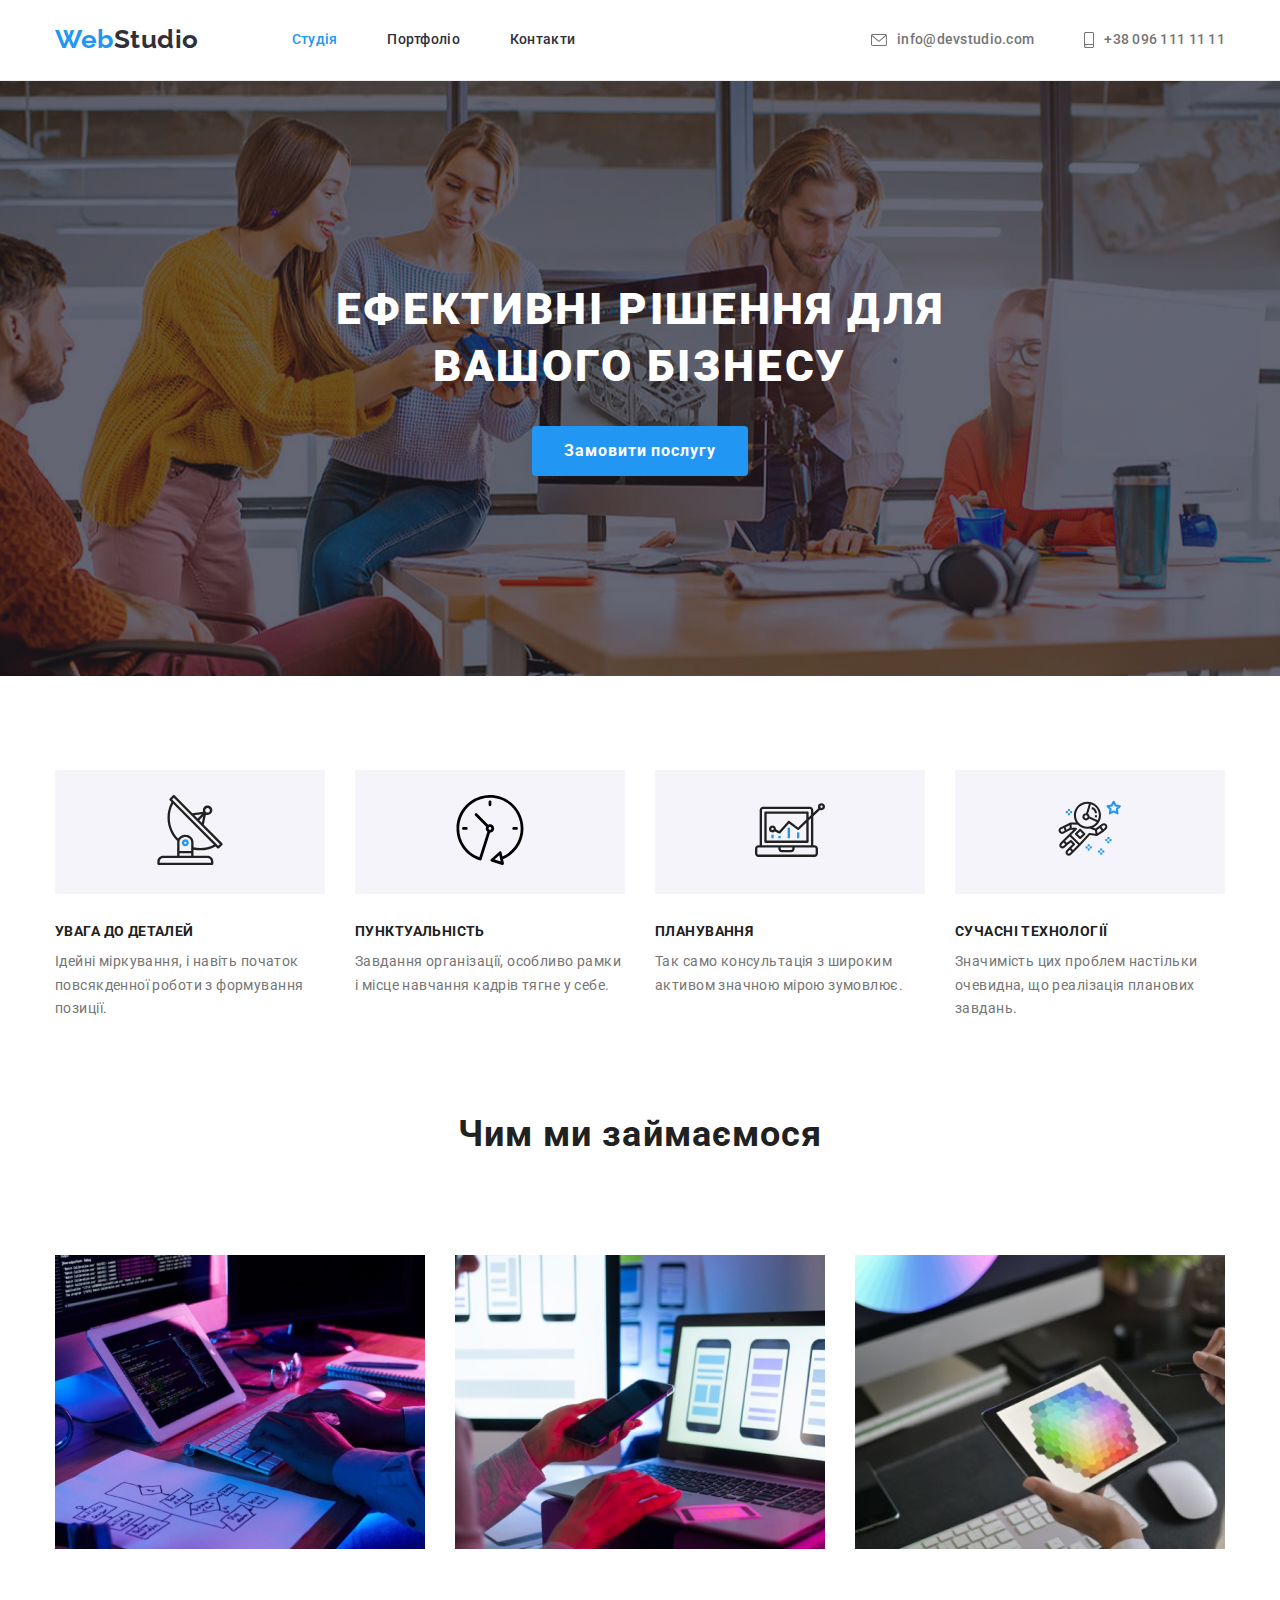
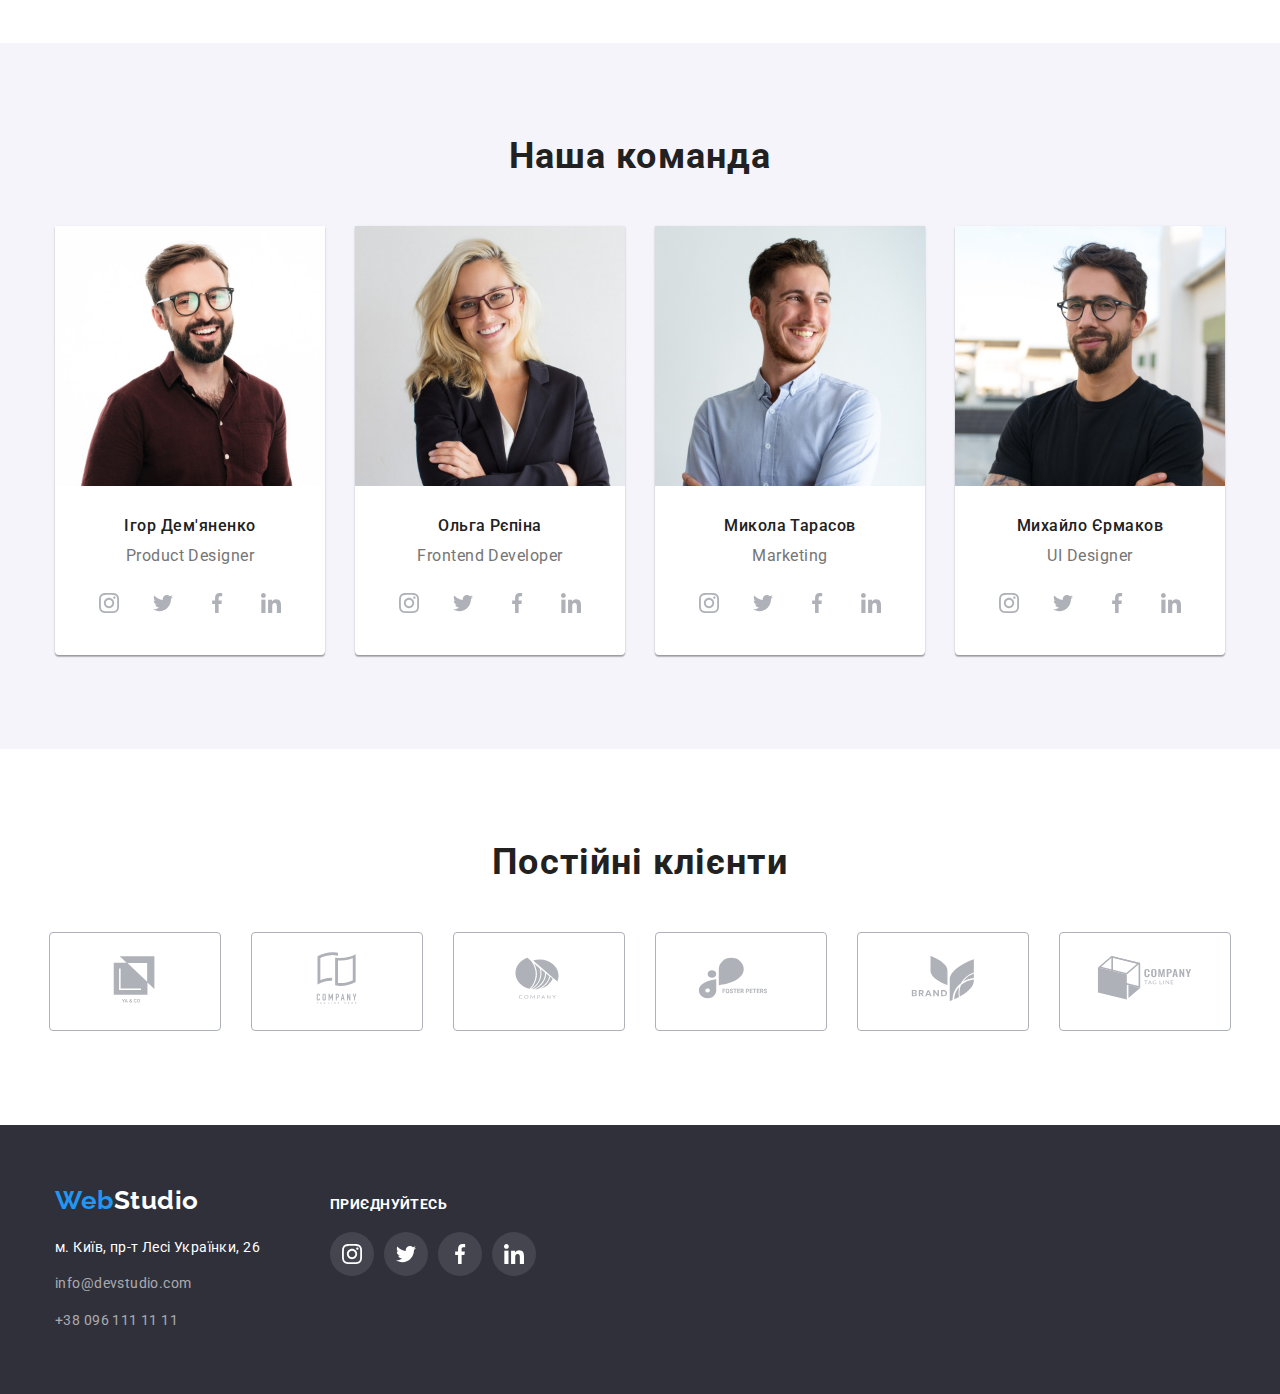
<file: index.html>
<!DOCTYPE html>
<html lang="en">
<head>
    <meta charset="UTF-8">
    <meta http-equiv="X-UA-Compatible" content="IE=edge">
    <meta name="viewport" content="width=device-width, initial-scale=1.0">

    <link href="https://fonts.googleapis.com/css2?family=Raleway:wght@700&family=Roboto:wght@400;500;700;900&display=swap"
        rel="stylesheet">
    <title>Document</title>
    <link rel="stylesheet" href="https://cdn.jsdelivr.net/npm/modern-normalize@1.1.0/modern-normalize.min.css">
    <link rel="stylesheet" href="./css/styles.css">

    <!-- header -->
<body>
    <header class="header">
        <div class="container page-header-container">
        <nav class="page-navigation">
            <!-- Логотип -->
            <a href="./index.html" class = "logo"><span class="logo-web">Web</span>Studio</a>

            <!-- Меню -->
                <ul class = "menu list">
                    <li class="menu-item"><a href="./index.html" class = "menu-link-studio link">Студія</a></li>
                    <li class="menu-item"><a href="./portfolio.html" class = "menu-link link">Портфоліо</a></li>
                    <li class="menu-item"><a href="" class = "menu-link link">Контакти</a></li>
                </ul>
        </nav>
        
            <a href="mailto:info@devstudio.com" class="mail">
                <svg class="mail-icon" width="16" height="12">
                    <use href="./images/sprite.svg#icon-mail">
                </use></svg>
                info@devstudio.com</a>

            <a href="tell:+380961111111" class="phone" >
                <svg class="phone-icon" width="10" height="16">
                    <use href="./images/sprite.svg#icon-smartphone">
                    </use></svg>
                    +38 096 111 11 11</a></div>

    </header>



    <main> 
            <!--SOLUTION-->
        
        <section class="solution">
            <div class="container">
            <div class="container-title"><h1 class ="solution-title">Ефективні рішення для вашого бізнесу</h1></div>
            <div class="solution-div-btn"><button type="button" class="solution-btn">Замовити послугу</button></div></div>
        </section>
       

            <!--Преимущества-->
        <section class="advantage section-padding">
            <div class="container">
            <h2 class="advantage-title visually-hidden">Преимущества</h2>
            <ul class="advantage-item-ul">
                <li class="advantage-item">
                    <div class="advantage-div">
                        <svg width="70"height="70">
                            <use href="./images/sprite.svg#icon-antenna"></use></svg>
                    </div>
                    <h3 class="advantage-item-title">УВАГА ДО ДЕТАЛЕЙ</h3>
                    <p class="advantage-item-description">Ідейні міркування, і навіть початок повсякденної роботи з формування позиції.</p>
                </li>
                <li class="advantage-item">
                    <div class="advantage-div">
                        <svg width="70" height="70">
                            <use href="./images/sprite.svg#icon-clock"></use>
                        </svg>
                    </div>
                    <h3 class="advantage-item-title">ПУНКТУАЛЬНІСТЬ</h3>
                    <p class="advantage-item-description">Завдання організації, особливо рамки і місце навчання кадрів тягне у себе.</p></li>
                <li class="advantage-item">
                    <div class="advantage-div">
                        <svg width="70" height="70">
                            <use href="./images/sprite.svg#icon-diagram"></use>
                        </svg>
                    </div>
                    <h3 class="advantage-item-title">ПЛАНУВАННЯ</h3>
                         <p class="advantage-item-description">Так само консультація з широким активом значною мірою зумовлює.</p></li>
                <li class="advantage-item">      
                    <div class="advantage-div">
                        <svg width="70" height="70">
                            <use href="./images/sprite.svg#icon-astronaut"></use>
                        </svg>
                    </div>
                    <h3 class="advantage-item-title">СУЧАСНІ ТЕХНОЛОГІЇ</h3>
                <p class="advantage-item-description">Значимість цих проблем настільки очевидна, що реалізація планових завдань.</p>
                 </li>
            </ul>
            </div>
        </section>
                    
                <!--section occasions-->
        <section class="occasions section-padding">
            <div class="container">
            <h2 class="occasions-title">Чим ми займаємося</h2>
                 <ul class="occasions-list">
                     <li>
                         <img src="./images/box1.jpg" alt="Programmer writes programs" width="370"/>
                     </li>
                     <li>
                         <img src="./images/box2.jpg" alt="The designer creates a responsive layout" width="370"/>
                     </li>
                     <li>
                         <img src="./images/box3.jpg" alt="The designer selects the color palette" width="370"/>
                     </li>
                 </ul>
                 </div>
        </section>
            


            <!--section team-->
        <section class="team section-padding ">
            <div class="container">
            <h2 class="team-title">Наша команда</h2>
                <ul class="team-list">
                    <li class="team-item">
                        <img src="./images/human_1.jpg" alt="man" width="270"/>
                        <div class="team-item-description"><h3 class="team-member">Ігор Дем'яненко</h3>
                        <p class="team-member-name">Product Designer</p>

                        <ul class="social-list list">
                            <li class="social-list-item">
                            <a href="" class="social-list-link">
                                <svg width="20" height="20" class="social-list-icon">
                                    <use href="./images/sprite.svg#icon-instagram"></use>
                                </svg></a>
                            </li>
                            <li class="social-list-item">
                            <a href="" class="social-list-link">
                                <svg width="20" height="20" class="social-list-icon">
                                    <use href="./images/sprite.svg#icon-twitter"></use>
                                </svg></a>
                            </li>
                            <li class="social-list-item">
                            <a href="" class="social-list-link">
                                <svg width="20" height="20" class="social-list-icon">
                                    <use href="./images/sprite.svg#icon-facebook"></use>
                                </svg></a>
                            </li>
                            <li class="social-list-item">
                            <a href="" class="social-list-link">
                                <svg width="20" height="20" class="social-list-icon">
                                    <use href="./images/sprite.svg#icon-linkedin"></use>
                                </svg></a>
                            </li>
                        </ul> 

                    </div>
                    </li>
                    <li class="team-item">
                        <img src="./images/human_2.jpg" alt="woman" width="270" />
                       <div class="team-item-description"> <h3 class="team-member">Ольга Рєпіна</h3>
                        <p class="team-member-name" >Frontend Developer</p>
                            <ul class="social-list list">
                                <li class="social-list-item">
                                    <a href="" class="social-list-link">
                                        <svg width="20" height="20" class="social-list-icon">
                                            <use href="./images/sprite.svg#icon-instagram"></use>
                                        </svg></a>
                                </li>
                                <li class="social-list-item">
                                    <a href="" class="social-list-link">
                                        <svg width="20" height="20" class="social-list-icon">
                                            <use href="./images/sprite.svg#icon-twitter"></use>
                                        </svg></a>
                                </li>
                                <li class="social-list-item">
                                    <a href="" class="social-list-link">
                                        <svg width="20" height="20" class="social-list-icon">
                                            <use href="./images/sprite.svg#icon-facebook"></use>
                                        </svg></a>
                                </li>
                                <li class="social-list-item">
                                    <a href="" class="social-list-link">
                                        <svg width="20" height="20" class="social-list-icon">
                                            <use href="./images/sprite.svg#icon-linkedin"></use>
                                        </svg></a>
                                </li>
                            </ul>
                        </div>
                    </li>
                    <li class="team-item">
                        <img src="./images/human_3.jpg" alt="man" width="270" />
                        <div class="team-item-description"><h3 class="team-member">Микола Тарасов</h3>
                        <p class="team-member-name">Marketing</p>
                                <ul class="social-list list">
                                    <li class="social-list-item">
                                        <a href="" class="social-list-link">
                                            <svg width="20" height="20" class="social-list-icon">
                                                <use href="./images/sprite.svg#icon-instagram"></use>
                                            </svg></a>
                                    </li>
                                    <li class="social-list-item">
                                        <a href="" class="social-list-link">
                                            <svg width="20" height="20" class="social-list-icon">
                                                <use href="./images/sprite.svg#icon-twitter"></use>
                                            </svg></a>
                                    </li>
                                    <li class="social-list-item">
                                        <a href="" class="social-list-link">
                                            <svg width="20" height="20" class="social-list-icon">
                                                <use href="./images/sprite.svg#icon-facebook"></use>
                                            </svg></a>
                                    </li>
                                    <li class="social-list-item">
                                        <a href="" class="social-list-link">
                                            <svg width="20" height="20" class="social-list-icon">
                                                <use href="./images/sprite.svg#icon-linkedin"></use>
                                            </svg></a>
                                    </li>
                                </ul>
                         </div>
                    </li>
                    <li class="team-item">
                        <img src="./images/human_4.jpg" alt="man" width="270" />
                        <div class="team-item-description"><h3 class="team-member">Михайло Єрмаков</h3>
                        <p class="team-member-name">UI Designer</p>
                            <ul class="social-list list">
                                <li class="social-list-item">
                                    <a href="" class="social-list-link">
                                        <svg width="20" height="20" class="social-list-icon">
                                            <use href="./images/sprite.svg#icon-instagram"></use>
                                        </svg></a>
                                </li>
                                <li class="social-list-item">
                                    <a href="" class="social-list-link">
                                        <svg width="20" height="20" class="social-list-icon">
                                            <use href="./images/sprite.svg#icon-twitter"></use>
                                        </svg></a>
                                </li>
                                <li class="social-list-item">
                                    <a href="" class="social-list-link">
                                        <svg width="20" height="20" class="social-list-icon">
                                            <use href="./images/sprite.svg#icon-facebook"></use>
                                        </svg></a>
                                </li>
                                <li class="social-list-item">
                                    <a href="" class="social-list-link">
                                        <svg width="20" height="20" class="social-list-icon">
                                            <use href="./images/sprite.svg#icon-linkedin"></use>
                                        </svg></a>
                                </li>
                            </ul>
                        </div>
                    </li>
                </ul>
                </div>
        </section>


    <!--CLIENTS-->   
        <section class="clients section-padding ">
            <div class="container">
                <h2>Постійні клієнти</h2>
                <ul class="clients-list">
                    <li class="clients-company">
                        <a href="" class="clients-item">
                            <svg width="106" height="60" class="social-list-icon">
                            <use href="./images/sprite.svg#icon-logo1"></use>
                            </svg>
                        </a></li>
                    <li class="clients-company"> 
                        <a href="" class="clients-item">
                            <svg width="106" height="60" class="social-list-icon">
                                <use href="./images/sprite.svg#icon-logo2"></use>
                            </svg>
                        </a>
                    </li>
                    <li class="clients-company">
                        <a href="" class="clients-item">
                            <svg width="106" height="60" class="social-list-icon">
                                <use href="./images/sprite.svg#icon-logo3"></use>
                            </svg>
                        </a> </li>
                    <li class="clients-company">
                        <a href="" class="clients-item">
                            <svg width="106" height="60" class="social-list-icon">
                                <use href="./images/sprite.svg#icon-logo4"></use>
                            </svg>
                        </a> </li>
                    <li class="clients-company">
                        <a href="" class="clients-item">
                            <svg width="106" height="60" class="social-list-icon">
                                <use href="./images/sprite.svg#icon-logo5"></use>
                            </svg>
                        </a> </li>
                    <li class="clients-company"> 
                        <a href="" class="clients-item">
                            <svg width="106" height="60" class="social-list-icon">
                                <use href="./images/sprite.svg#icon-logo6"></use>
                            </svg>
                        </a>
                    </li>
                </ul>
            
            </div>
        </section>



    </main>


    <!--footer-->
    <footer class="footer">
        <div class="container footer-container">
            <div class="">
        <a href="./index.html" class="logo"><span class="logo-web">Web</span>Studio</a>
        <address class="footer-adress">
            <a href="" class="adress">м. Київ, пр-т Лесі Українки, 26</a>
            <ul>
                <li class="footer-item"><a href="mailto:info@devstudio.com" class="mail">info@devstudio.com</a></li>
                <li class="footer-item"><a href="tell:+380961111111" class="phone">+38 096 111 11 11</a></li>
            </ul>
        </address>
        </div>

        <div  class="connect-link">
            <p class="connect-us">приєднуйтесь</p>
                <ul class="social-list list">
                    <li class="social-list-item">
                        <a href="" class="social-list-link-footer">
                            <svg width="20" height="20" class="social-list-icon-footer">
                                <use href="./images/sprite.svg#icon-instagram"></use>
                            </svg></a>
                    </li>
                    <li class="social-list-item">
                        <a href="" class="social-list-link-footer">
                            <svg width="20" height="20" class="social-list-icon-footer">
                                <use href="./images/sprite.svg#icon-twitter"></use>
                            </svg></a>
                    </li>
                    <li class="social-list-item">
                        <a href="" class="social-list-link-footer">
                            <svg width="20" height="20" class="social-list-icon-footer">
                                <use href="./images/sprite.svg#icon-facebook"></use>
                            </svg></a>
                    </li>
                    <li class="social-list-item">
                        <a href="" class="social-list-link-footer">
                            <svg width="20" height="20" class="social-list-icon-footer">
                                <use href="./images/sprite.svg#icon-linkedin"></use>
                            </svg></a>
                    </li>
                </ul>
        </div>
        </div>
    </footer>


</body>
</html>
</file>
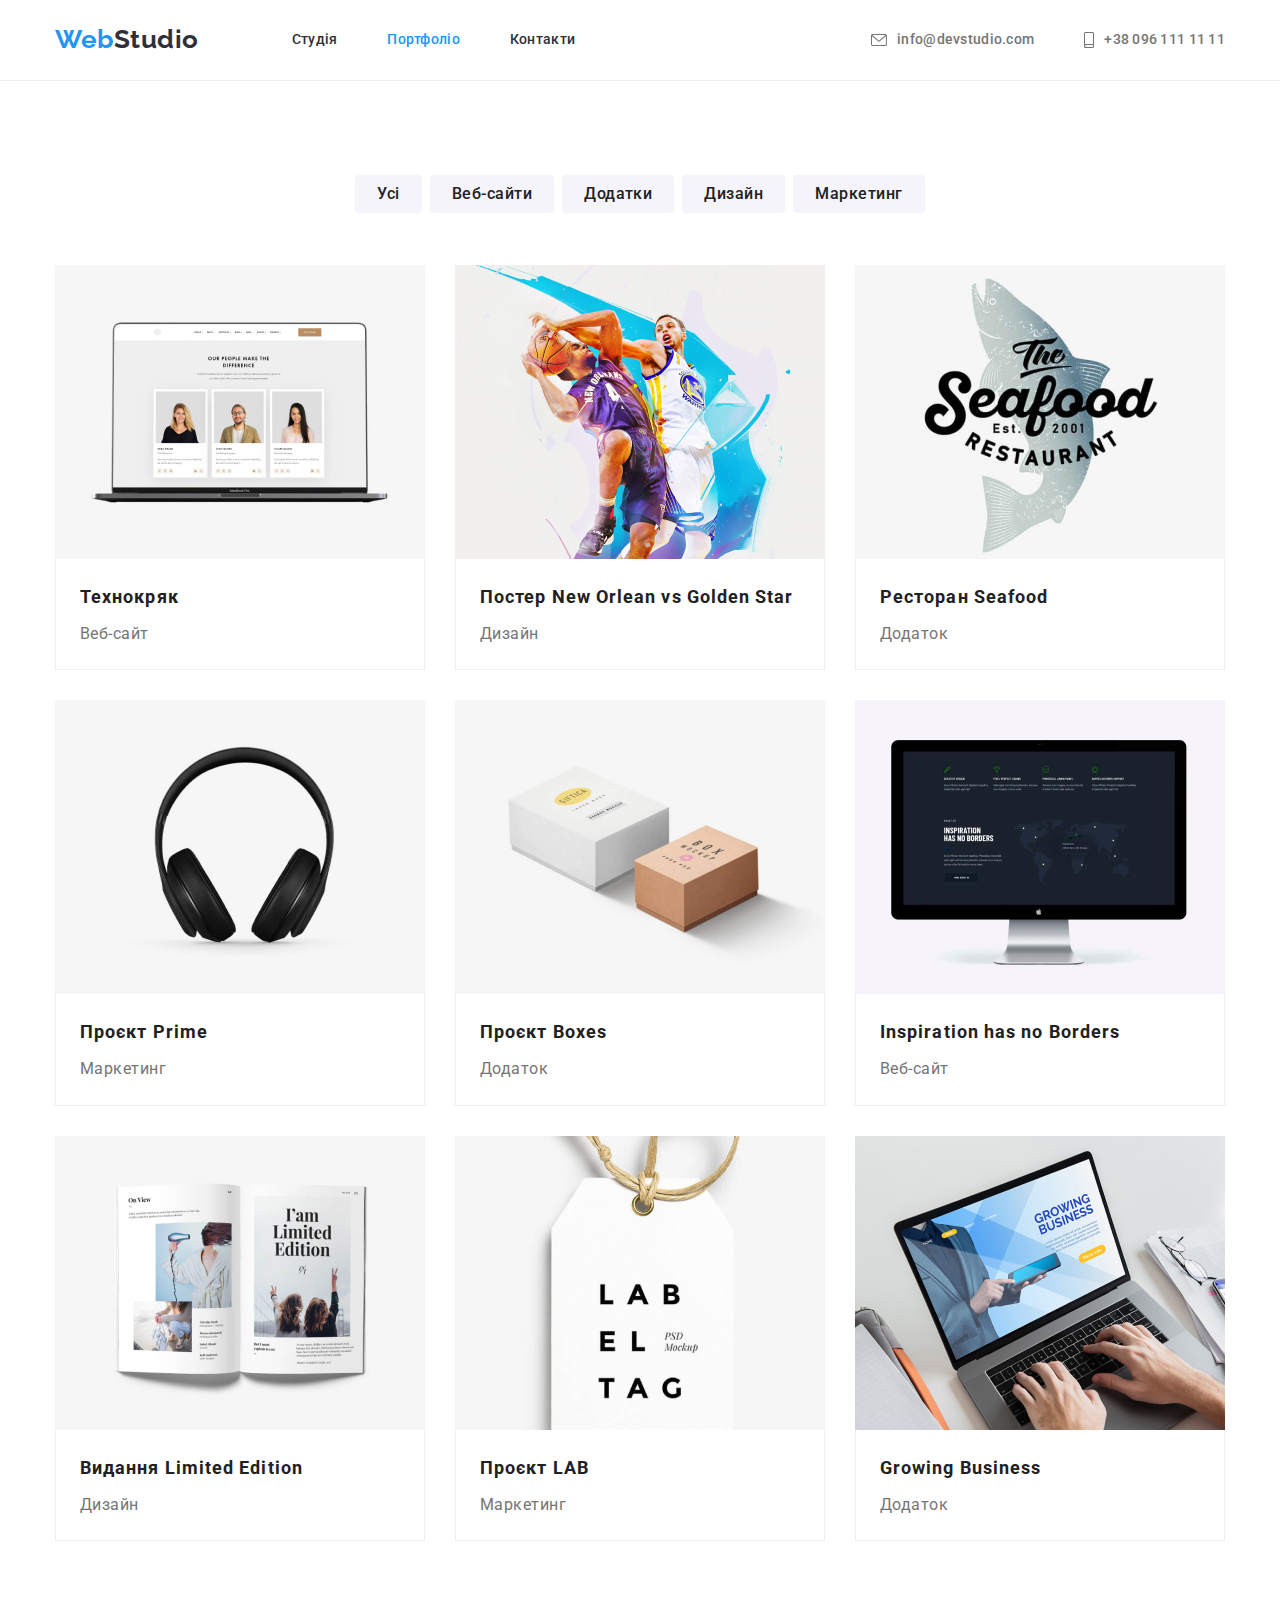
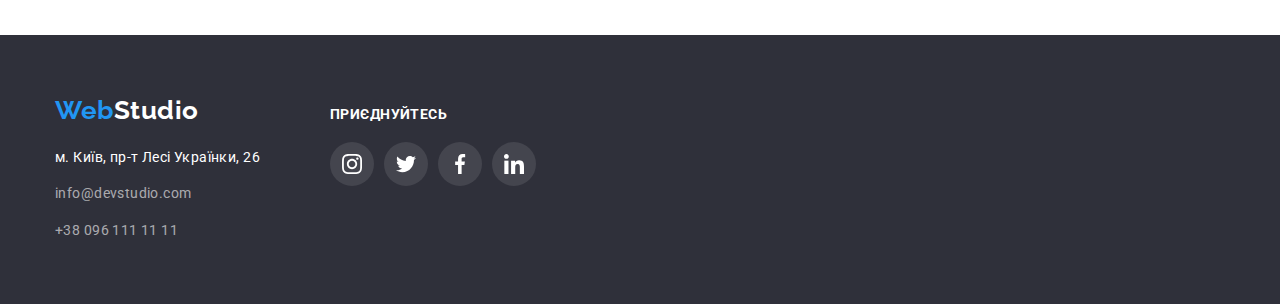
<file: portfolio.html>
<!DOCTYPE html>
<html lang="en">
<head>
    <meta charset="UTF-8">
    <meta http-equiv="X-UA-Compatible" content="IE=edge">
    <meta name="viewport" content="width=device-width, initial-scale=1.0">

    <link href="https://fonts.googleapis.com/css2?family=Raleway:wght@700&family=Roboto:wght@400;500;700;900&display=swap"
        rel="stylesheet">
    <link rel="stylesheet" href="https://cdn.jsdelivr.net/npm/modern-normalize@1.1.0/modern-normalize.min.css">
    <link rel="stylesheet" href="./css/styles.css">
    <title>Document</title>
</head>


<body>
    <header class="header">
        <div class="container page-header-container">
            <nav class="page-navigation">
                <!-- Логотип -->
                <a href="./index.html" class="logo"><span class="logo-web">Web</span>Studio</a>
    
                <!-- Меню -->
                <ul class="menu list">
                    <li class="menu-item"><a href="./index.html" class="menu-link link">Студія</a></li>
                    <li class="menu-item"><a href="./portfolio.html" class="menu-link-portfolio link">Портфоліо</a></li>
                    <li class="menu-item"><a href="" class="menu-link link">Контакти</a></li>
                </ul>
            </nav>
    
            <a href="mailto:info@devstudio.com" class="mail">
                <svg class="mail-icon" width="16" height="12">
                    <use href="./images/sprite.svg#icon-mail">
                    </use>
                </svg>
                info@devstudio.com</a>
            
            <a href="tell:+380961111111" class="phone">
                <svg class="phone-icon" width="10" height="16">
                    <use href="./images/sprite.svg#icon-smartphone">
                    </use>
                </svg>
                +38 096 111 11 11</a></div>
    </header>
    
    
<main>

    <!--portfolio-->
    <section class="portfolio section-padding">
        <div class="container portfolio-padding">
        <h1 class="portfolio-title visually-hidden">Портфолио</h1>
         <ul class="portfolio-list">
             <li><button type="button" class="portfolio-btn">Усі</button></li>
             <li><button type="button" class="portfolio-btn">Веб-сайти</button></li>
             <li><button type="button" class="portfolio-btn">Додатки</button></li>
             <li><button type="button" class="portfolio-btn">Дизайн</button></li>
             <li><button type="button" class="portfolio-btn">Маркетинг</button></li>
         </ul>
         <ul class="portfolio-works">
            <li class="portfolio-item"><a href="" class="portfolio-link"><img src="./images/gal_computer.jpg " alt = "Laptop" width="370">
                <div class="portfolio-div"><h2 class="portfolio-title">Технокряк</h2><p class="portfolio-description">Веб-сайт</p></a></div></li>
            <li class="portfolio-item"><a href="" class="portfolio-link"><img src="./images/gal_sport.jpg" alt = "Basketball game" width="370">
                <div class="portfolio-div"><h2 class="portfolio-title">Постер New Orlean vs Golden Star</h2><p class="portfolio-description">Дизайн</p></a></div></li>
            <li class="portfolio-item"><a href="" class="portfolio-link"><img src="./images/gal_seafood.jpg " alt = "Fish and title" width="370">
                <div class="portfolio-div"><h2 class="portfolio-title">Ресторан Seafood</h2><p class="portfolio-description">Додаток</p></a></div></li>
            <li class="portfolio-item"><a href="" class="portfolio-link"><img src="./images/gal_headphones.jpg" alt = "Headphones" width="370">
                <div class="portfolio-div"><h2 class="portfolio-title">Проєкт Prime</h2><p class="portfolio-description">Маркетинг</p></a></div></li>
            <li class="portfolio-item"><a href="" class="portfolio-link"><img src="./images/gal_leaflets.jpg" alt = "Prints" width="370">
                <div class="portfolio-div"><h2 class="portfolio-title">Проєкт Boxes</h2><p class="portfolio-description">Додаток</p></a></div></li>
            <li class="portfolio-item"><a href="" class="portfolio-link"><img src="./images/gal_computer_1.jpg" alt = "Open source computer" width="370">
                <div class="portfolio-div"><h2 class="portfolio-title">Inspiration has no Borders</h2><p class="portfolio-description">Веб-сайт</p></a></div></li>
            <li class="portfolio-item"><a href="" class="portfolio-link"><img src="./images/gal_magazine.jpg" alt = "Open magazine with pictures" width="370">
                <div class="portfolio-div"><h2 class="portfolio-title">Видання Limited Edition</h2><p class="portfolio-description">Дизайн</p></a></div></li>
            <li class="portfolio-item"><a href="" class="portfolio-link"><img src="./images/gal_tag.jpg" alt = "Labels with the inscription" width="370">
                <div class="portfolio-div"><h2 class="portfolio-title">Проєкт LAB</h2><p class="portfolio-description">Маркетинг</p></a></div></li>
            <li class="portfolio-item"><a href="" class="portfolio-link"><img src="./images/gal_print.jpg" alt = "Man typing on a laptop" width="370">
                <div class="portfolio-div"><h2 class="portfolio-title">Growing Business</h2><p class="portfolio-description">Додаток</p></a></div></li>
         </ul>
         </div> 
    </section>
</main>

    <!--footer-->
    <footer class="footer">
        <div class="container footer-container">
            <div class="">
                <a href="./index.html" class="logo"><span class="logo-web">Web</span>Studio</a>
                <address class="footer-adress">
                    <a href="" class="adress">м. Київ, пр-т Лесі Українки, 26</a>
                    <ul>
                        <li class="footer-item"><a href="mailto:info@devstudio.com" class="mail">info@devstudio.com</a></li>
                        <li class="footer-item"><a href="tell:+380961111111" class="phone">+38 096 111 11 11</a></li>
                    </ul>
                </address>
            </div>
    
            <div class="connect-link">
                <p class="connect-us">приєднуйтесь</p>
                <ul class="social-list list">
                    <li class="social-list-item">
                        <a href="" class="social-list-link-footer">
                            <svg width="20" height="20" class="social-list-icon-footer">
                                <use href="./images/sprite.svg#icon-instagram"></use>
                            </svg></a>
                    </li>
                    <li class="social-list-item">
                        <a href="" class="social-list-link-footer">
                            <svg width="20" height="20" class="social-list-icon-footer">
                                <use href="./images/sprite.svg#icon-twitter"></use>
                            </svg></a>
                    </li>
                    <li class="social-list-item">
                        <a href="" class="social-list-link-footer">
                            <svg width="20" height="20" class="social-list-icon-footer">
                                <use href="./images/sprite.svg#icon-facebook"></use>
                            </svg></a>
                    </li>
                    <li class="social-list-item">
                        <a href="" class="social-list-link-footer">
                            <svg width="20" height="20" class="social-list-icon-footer">
                                <use href="./images/sprite.svg#icon-linkedin"></use>
                            </svg></a>
                    </li>
                </ul>
            </div>
        </div>
    </footer>

</body>
</html>
</file>
<file: css/styles.css>
/* основной цвет текста = #212121;  */
/* вторичный цвет текста = #757575;  */

/* акцент = #2196F3; */
/* цвет секций = #2F303A;  */
/* цвет секций_2 = #ECECEC;  */

/* белый = #FFFFFF;  */



:root{
    --primary-text-color:#212121;
    --second-text-color:#757575;
    --accent-color:#2196F3;
    --section-color-1:#2F303A;
    --section-color-2:#ECECEC;


}

.visually-hidden {
    position: absolute;
    width: 1px;
    height: 1px;
    margin: -1px;
    border: 0;
    padding: 0;
    white-space: nowrap;
    clip-path: inset(100%);
    clip: rect(0 0 0 0);
    overflow: hidden;
}


h1,
h2,
h3,
h4,
h5,
h6,
p {
    margin-top: 0;
    margin-bottom: 0;
}

li {
    list-style-type: none;
}


ul,
ol {
    margin-top: 0;
    margin-bottom: 0;
    padding-left: 0;
}

img {
    display: block;
}

.list {
    list-style: none;
}

.link {
    text-decoration: none;
}

button {
    cursor: pointer;
    border-radius: 4px;
    font-family: inherit;
}

button:hover, button:focus{  
    font-family: inherit;
}


body{
    background-color: #FFFFFF;
    color: #212121;
    font-family: Roboto, sans-serif;      
}

h1 {
    color: #FFFFFF;
    font-weight: 900;
    font-size: 44px;
    line-height: 1.3;
    text-align: center;
    text-transform: uppercase;
    letter-spacing: 0.06em;

}

h2 {
    color: var(--primary-text-color);
    font-weight: 700;
    font-size: 36px;
    line-height: 1.1;
    text-align: center;
    letter-spacing: 0.03em;
    margin-bottom: 50px;
}

.container {
    width: 1200px;
    padding-left: 15px;
    padding-right: 15px;
    margin-left: auto;
    margin-right: auto;
}

.visually-hidden {
    position: absolute;
    width: 1px;
    height: 1px;
    margin: -1px;
    border: 0;
    padding: 0;
    white-space: nowrap;
    clip-path: inset(100%);
    clip: rect(0 0 0 0);
    overflow: hidden;
}

.section-padding {
    padding-top: 94px;
    padding-bottom: 94px;
}
/* ==================== COMPONENTS ==================== */

/* ==================== COMPONENTS ==================== */



/* ==================== HEADER ==================== */
.header{
    padding-top: 24px;
    padding-bottom: 25px;
    border-bottom: 1px solid #ECECEC;
}

.page-header-container{
    display:flex;
    align-items: center;
}

.page-navigation{
    display:flex;
    align-items: center;
    column-gap: 93px;
}

.menu{
    display: flex;
    column-gap: 50px;
}

.logo{
    color: var(--section-color-1);
    font-family: Raleway, sans-serif;
    font-weight:700;
    font-size: 26px;
    line-height: 1.2;
    text-decoration: none;
    letter-spacing: 0.02em;
    
}
.logo-web{
     color: var(--accent-color);
}

.menu-link{
    color: var(--section-color-1);
    text-decoration: none;
    font-weight: 500;
    font-size: 14px;
    line-height:1.1;
    letter-spacing: 0.02em;
}
.menu-link :hover, .mail:hover, .phone:hover, .menu-link:focus, .mail:focus,
.phone:focus, .footer .mail:hover, .footer .mail:focus,  .footer .phone:hover,
.footer .phone:focus{
    color: var(--accent-color);
}


.menu-link-studio, .menu-link-portfolio, .menu-link-contact{
    color: var(--accent-color);
    font-weight: 500;
    font-size: 14px;
    line-height: 1.1;
    letter-spacing: 0.02em;
    }

.mail, .phone{
    color: var(--second-text-color);
    font-weight: 500;
    font-size: 14px;
    line-height: 1.1;
    letter-spacing: 0.02em;
    text-decoration: none;
    display: flex;
    align-items: center;
   
}
.mail{
    margin-left: auto;
    margin-right: 50px;
}

.mail-icon{ 
margin-right: 10px;
fill:#757575
}

.phone-icon {
    margin-right: 10px;
    fill: #757575
}

.mail:focus .mail-icon,
.mail:hover .mail-icon{
fill: var(--accent-color);
}

.phone:focus .phone-icon,
.phone:hover .phone-icon {
    fill: var(--accent-color);
}

/* ==================== /HEADER ==================== */

/* ==================== SOLUTION ==================== */
.solution{
    background-image: linear-gradient( rgba(47, 48, 58, 0.4), rgba(47, 48, 58, 0.4)), url('../images/title.jpg');
    background-size: 1600рх;
    background-color: var(--primary-text-color);
    background-repeat: no-repeat;
    background-position: center;
    padding-top: 200px;
    padding-bottom:200px ;
    
}

.container-title{
    display: flex;
        justify-content: center;
}

.solution-title{
    width: 696px;
}

.portfolio-h1{
    color: #212121;
}


.solution-btn{
    background-color: var(--accent-color);
    color:#FFFFFF;
    font-weight: 700;
    font-size: 16px;
    line-height: 1.9;
    display: flex;
    align-items: center;
    text-align: center;
    letter-spacing: 0.06em;
    border-radius: 4px;;
    padding: 10px 32px;
    min-width: 216px;
    border: none;
    margin-top: 30px;

}

.solution-div-btn{
    display: flex;
    justify-content: center;
}

.solution-div-btn{
    display: flex;
    justify-content: center;
}

.solution-btn:hover, .solution-btn:focus{
    background-color:#188CE8;
}

/* ==================== /SOLUTION ==================== */

/* ==================== ADVANTAGE ==================== */
.advantage{
padding-bottom: 47px;}




.advantage-item-ul {
    display: flex;
    gap:30px;
    flex-basis:calc((100%-90)/4);
}

.advantage-item-title{
    color: var(--primary-text-color);
    font-weight: 700;
    font-size: 14px;
    line-height: 1.1;
    letter-spacing: 0.03em;
    text-transform: uppercase;
    margin-bottom: 10px;
}

.advantage-item-description{
    color:var(--second-text-color);
    font-weight: 400;
    font-size: 14px;
    line-height: 1.7;
    letter-spacing: 0.03em;
}

.advantage-div{
padding: 25px 100px;
background-color: #F5F4FA;
margin-bottom: 30px;
}
/* ==================== /ADVANTAGE ==================== */


/* ==================== 0CCASIONS ==================== */
.occasions{
padding-top: 47px;}

.occasions-title{
    padding-bottom: 50px;
}

.occasions-list{
display: flex;
flex-wrap: wrap;
column-gap: 30px;
flex-basis: calc((100%-60px)/3);}

/* ==================== /0CCASIONS ==================== */


/* ==================== TEAM ==================== */
.team{
    background-color:#F5F4FA;
}

.team-item {
    background-color: #FFFFFF;
    border-radius: 0px 0px 4px 4px;
    box-shadow: 0px 1px 3px rgba(0, 0, 0, 0.12), 0px 1px 1px rgba(0, 0, 0, 0.14), 0px 2px 1px rgba(0, 0, 0, 0.2);  }
    
.team-item-description{
    padding-top: 30px;
        padding-bottom: 30px;
}

.team-title{
margin-bottom: 50px;}

.team-list{
    display: flex;
    column-gap: 30px;
    flex-basis: calc((100%-90px)/4);
}

.team-member {
    color:var(--primary-text-color);
    font-weight: 500;
    font-size: 16px;
    line-height: 1.2;
    text-align: center;
    letter-spacing: 0.03em;
    margin-bottom: 10px;
}
.team-member-name {
    color:var(--second-text-color);
    font-weight: 400;
    font-size: 16px;
    line-height: 1.2;
    text-align: center;
    letter-spacing: 0.03em;
    margin-bottom: 16px;
}
/* ==================== /TEAM ==================== */


/* ==================== SOCIAL ==================== */
.social-list {
    display: flex;
    justify-content: center;
        column-gap: 10px;
}


.social-list-link {
    display: flex;
    border-radius: 50%;
    padding: 12px;
}

.social-list-link:hover, .social-list-link:focus{
background-color: #2196F3;
}

.social-list-link:hover .social-list-icon,
.social-list-link:focus .social-list-icon{
    fill:#FFFFFF;
}

.social-list-icon{
fill:#AFB1B8;
}
 
/* ==================== /SOCIAL ==================== */

/* ==================== CLIENTS ==================== */

.clients-list{
display: flex;
column-gap: 30px;
flex-basis: calc((100%-150px)/6);
justify-content: center;
}

.clients-company{
display:flex;
justify-content: center;

}

.clients-item{
    padding:  16px 32px;
    border: 1px solid #AFB1B8;
    border-radius: 4px;
}

.clients-item:hover:hover,
.clients-item:hover:focus{
    border: 1px solid #2196F3;
}

.clients-item:hover .social-list-icon,
.clients-item.portfolio-btn:focus .social-list-icon{
fill:#2196F3;
filter: drop-shadow(0px 4px 4px rgba(0, 0, 0, 0.25));
}

/* ==================== /CLIENTS ==================== */
/* ==================== FOOTER ==================== */
.footer{
    background-color: var(--section-color-1);
    padding-top: 60px;
    padding-bottom: 60px;
}

.footer .logo{
    color:#FFFFFF;
}

.adress {
    color: #FFFFFF;
    font-weight: 400;
    font-size: 14px;
    line-height: 1.7;
    letter-spacing: 0.03em;
    font-style: normal;
    text-decoration: none;
}

.footer .mail,.footer .phone{
    color:rgba(255, 255, 255, 0.6);
    font-size: 14px;
    font-weight: 400;
    line-height: 2;
    letter-spacing: 0.03em;
    text-decoration: none;
    font-style:normal;
}


.footer-item{
    margin-top: 9px;
}
.footer-adress{
    margin-top: 20px;
}

.footer-container{
display: flex;
}

.connect-link{
    padding-left: 70px;
    margin-top: 12px;
}

.connect-us{
    margin-bottom: 20px;
    color: #FFFFFF;
    font-weight: 700;
    font-size: 14px;
    line-height: 1.1;
    letter-spacing: 0.03em;
    text-transform: uppercase;
}

.social-list-icon-footer{
    fill:#FFFFFF
}

.social-list-link-footer{
    display: flex;
    border-radius: 50%;
    padding: 12px;
    background-color: rgba(255, 255, 255, 0.1);
}

.social-list-link-footer:hover, 
.social-list-link-footer:focus{
    background-color:#2196F3;
}

/* ==================== /FOOTER ==================== */

/* ==================== PORTFOLIO ==================== */
.portfolio-btn{
    background-color:#F5F4FA;
    color: var(--primary-text-color);
    font-weight: 500;
    font-size: 16px;
    line-height: 1.6;
    text-align: center;
    letter-spacing: 0.03em;
    border: none;
    padding: 6px 22px;
}

.portfolio-btn:focus, .portfolio-btn:hover{
    background-color:var(--accent-color);
    color:#FFFFFF;
    box-shadow: 0px 3px 1px rgba(0, 0, 0, 0.1), 0px 1px 2px rgba(0, 0, 0, 0.08), 0px 2px 2px rgba(0, 0, 0, 0.12);
}
.portfolio-link{
    text-decoration: none;
}
.portfolio-title{
    color: var(--primary-text-color);
    font-style: normal;
    font-weight: 700;
    font-size: 18px;
    line-height: 2;
    letter-spacing: 0.06em;
    margin-bottom: 4px;
    text-align: left;
}

.portfolio-description{
color: var(--second-text-color);
font-weight: 400;
font-size: 16px;
line-height: 1.9;
letter-spacing: 0.03em;
}


.portfolio-list{
display: flex;
margin-bottom: 52px;
justify-content: center;
gap: 8px;}

.portfolio-padding{
    padding-left:auto ;
    padding-right:auto;
}

.portfolio-works{
    display: flex;
    flex-wrap: wrap;
    gap:30px;
    flex-basis: calc((100%-60px)/3);
}

.portfolio-div{
    padding: 20px 24px;
    border: 1px solid #EEEEEE ;
    border-top:none;
}
.portfolio-item:hover,
.portfolio-item:focus{
box-shadow: 0px 1px 1px rgba(0, 0, 0, 0.12),
0px 4px 4px rgba(0, 0, 0, 0.06),
1px 4px 6px rgba(0, 0, 0, 0.16);}
/* ==================== /PORTFOLIO ==================== */
</file>
